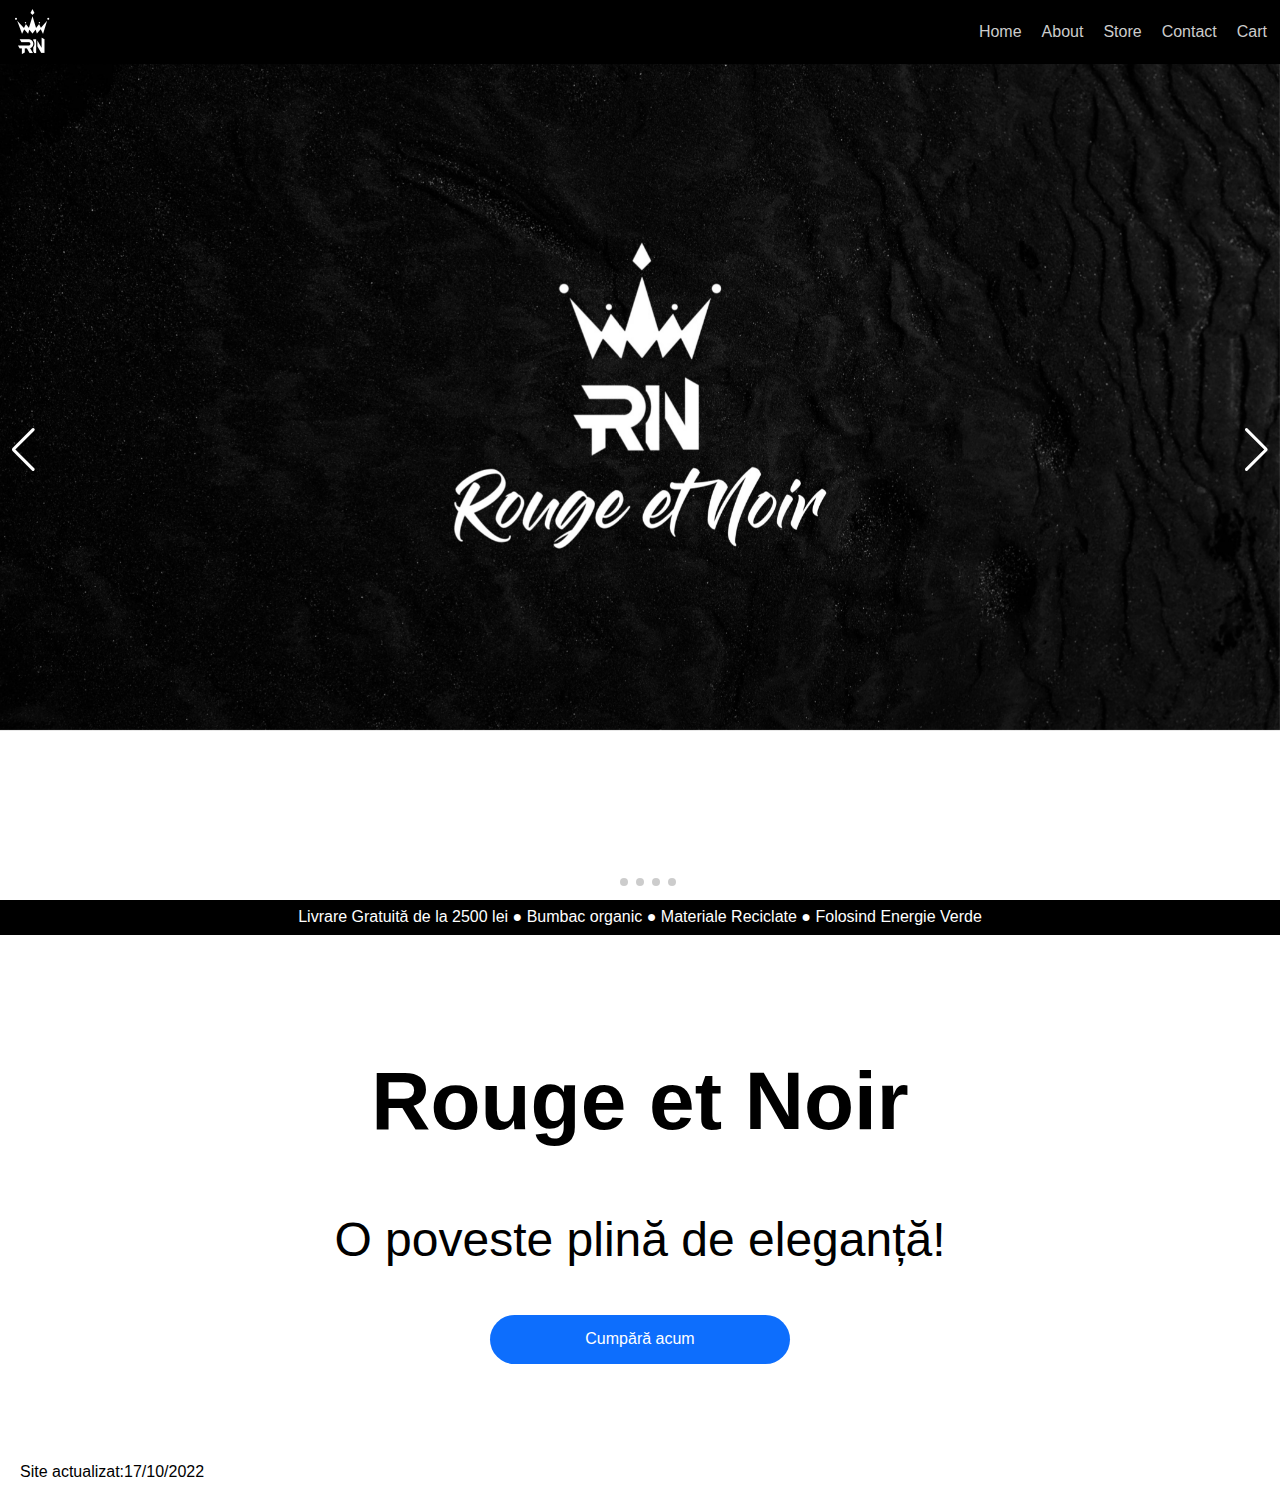
<file: index.html>
<!DOCTYPE html>
<html lang="ro">
  <head>
    <meta charset="UTF-8" />
    <meta http-equiv="X-UA-Compatible" content="IE=edge" />
    <meta name="viewport" content="width=device-width, initial-scale=1.0" />
    <title>Rouge Et Noir - O poveste plina de eleganta!</title>
    <link rel="stylesheet" href="/css/normalize.css" />
    <link rel="stylesheet" href="/css/styles-home.css" />
    <link rel="icon" type="image/x-icon" href="favicon.png" />
    <link
      rel="stylesheet"
      href="https://unpkg.com/swiper@8/swiper-bundle.min.css"
    />
  </head>
  <body>
    <nav>
      <a href="index.html"><img class="logo" src="img/logo.png" alt="" /></a>
      <ul>
        <li><a href="index.html">Home</a></li>
        <li><a href="about.html">About</a></li>
        <li><a href="store.html">Store</a></li>
        <li><a href="contact.html">Contact</a></li>
        <li><a href="checkout.html">Cart</a></li>
      </ul>
    </nav>

    <div class="container">
      <!-- Slider main container -->
      <div class="swiper">
        <!-- Additional required wrapper -->
        <div class="swiper-wrapper">
          <!-- Slides -->
          <div class="swiper-slide"><img src="img/1.jpg" alt="" /></div>
          <div class="swiper-slide"><img src="img/2.jpg" alt="" /></div>
          <div class="swiper-slide"><img src="img/3.jpg" alt="" /></div>
          <div class="swiper-slide"><img src="img/6.jpg" alt="" /></div>
          <div class="swiper-slide"><iframe width="100%" height="100%" src="https://www.youtube.com/embed/csJ_QIfwZh4" title="YouTube video player" frameborder="0" allow="accelerometer; autoplay; clipboard-write; encrypted-media; gyroscope; picture-in-picture" allowfullscreen></iframe></div>
          <!-- <div class="swiper-slide"><img src="img/4.jpg" alt="" /></div>
          <div class="swiper-slide"><img src="img/5.jpg" alt="" /></div> -->
          ...
        </div>
        <!-- If we need pagination -->
        <div class="swiper-pagination"></div>

        <!-- If we need navigation buttons -->
        <div class="swiper-button-prev"></div>
        <div class="swiper-button-next"></div>
      </div>
    </div>
    <div class="livrare">Livrare Gratuită de la 2500 lei ● Bumbac organic ● Materiale Reciclate ● Folosind Energie Verde</div>
    <div style="
        display: flex;
        flex-direction: column;
        justify-content: center;
        align-items: center;">
      <br /><br />
      <p
        style="
          font-size: 82px;
          font-family: Arial, Helvetica, sans-serif;
          font-weight: 700;
          margin-bottom: 16px;
        "
      >
        Rouge et Noir
      </p>
      <p style="font-size: 48px; font-family: Arial, Helvetica, sans-serif">
        O poveste plină de eleganță!
      </p>

      <a href="store.html"><button class="btn">Cumpără acum</button></a>
      <Br><Br><Br><Br>
    </div>
   <p class="act">Site actualizat:17/10/2022</p>
    <script src="https://unpkg.com/swiper@8/swiper-bundle.min.js"></script>
    <script>
      const swiper = new Swiper(".swiper", {
        autoplay: {
          delay: 3000,
          disableOnInteraction: false,
        },
        loop: true,

        pagination: {
          el: ".swiper-pagination",
          clickable: true,
        },

        navigation: {
          nextEl: ".swiper-button-next",
          prevEl: ".swiper-button-prev",
        },
      });
    </script>
  </body>
</html>
</file>
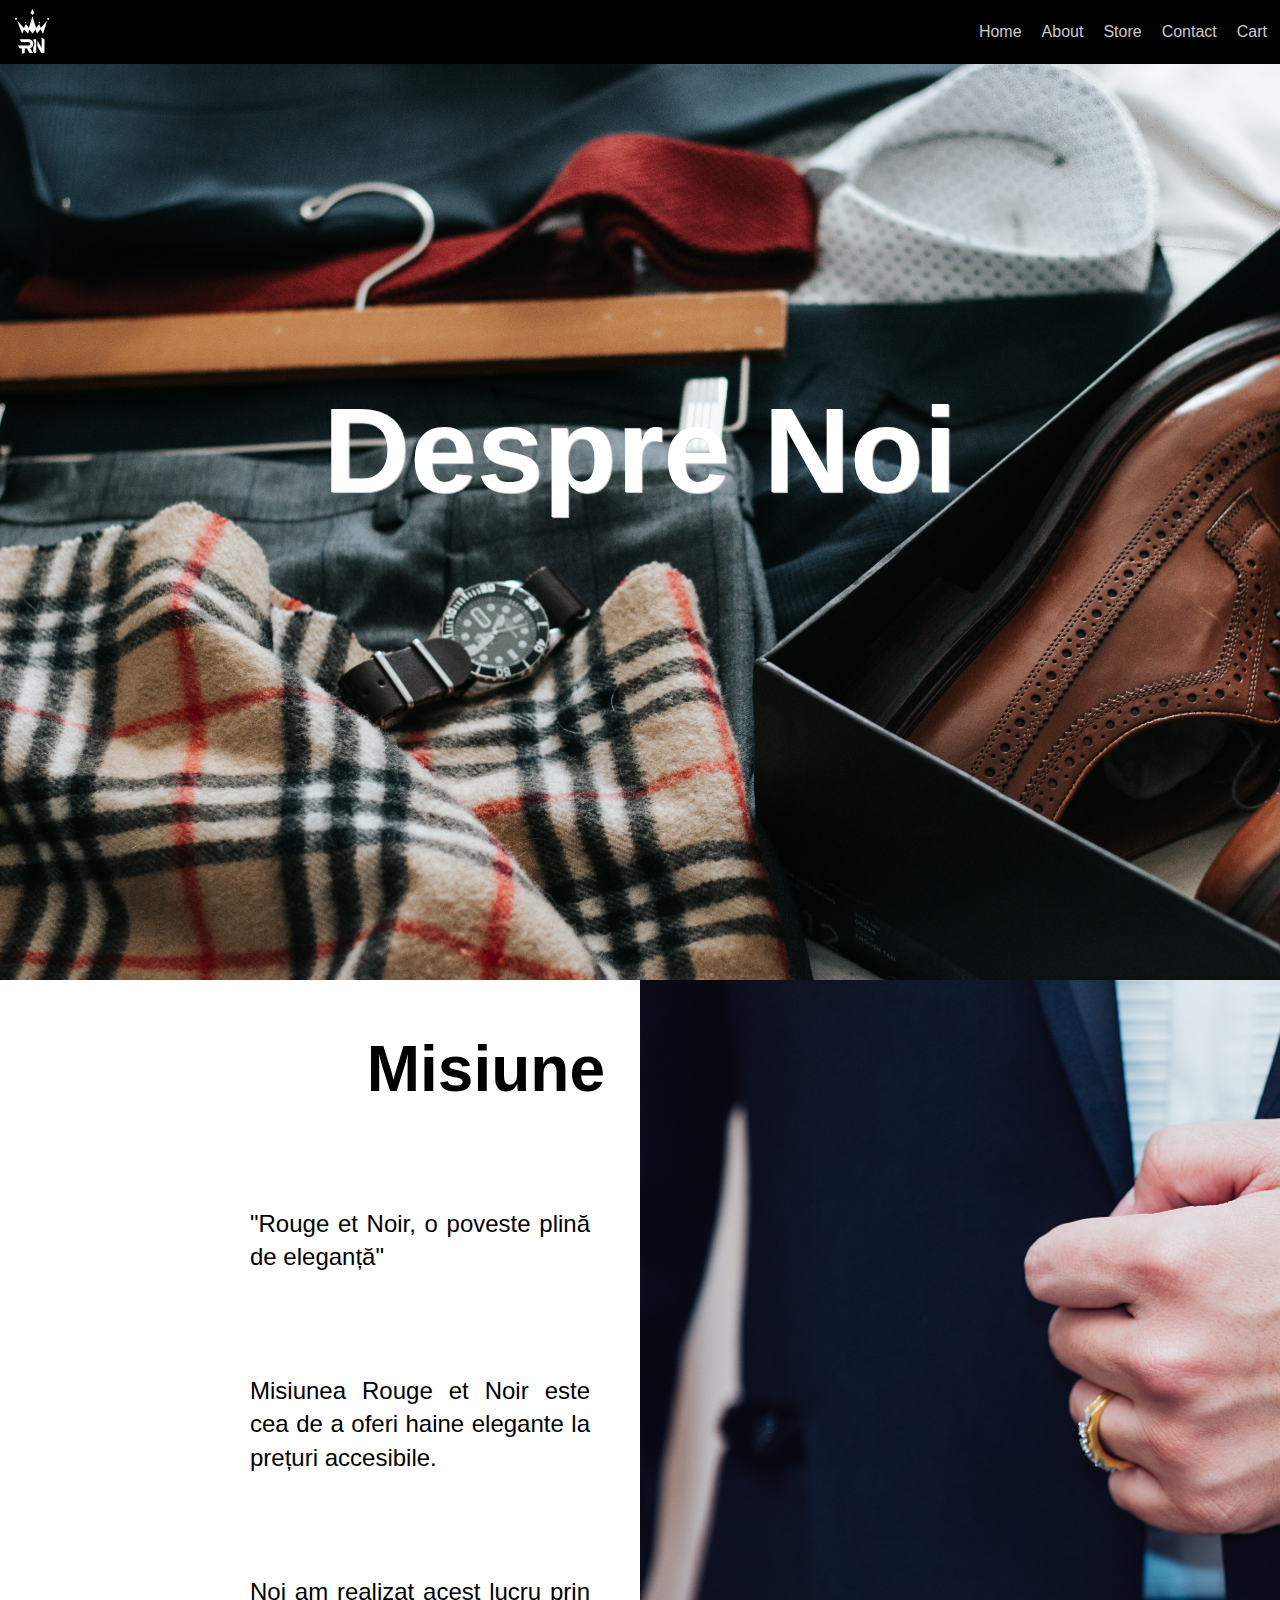
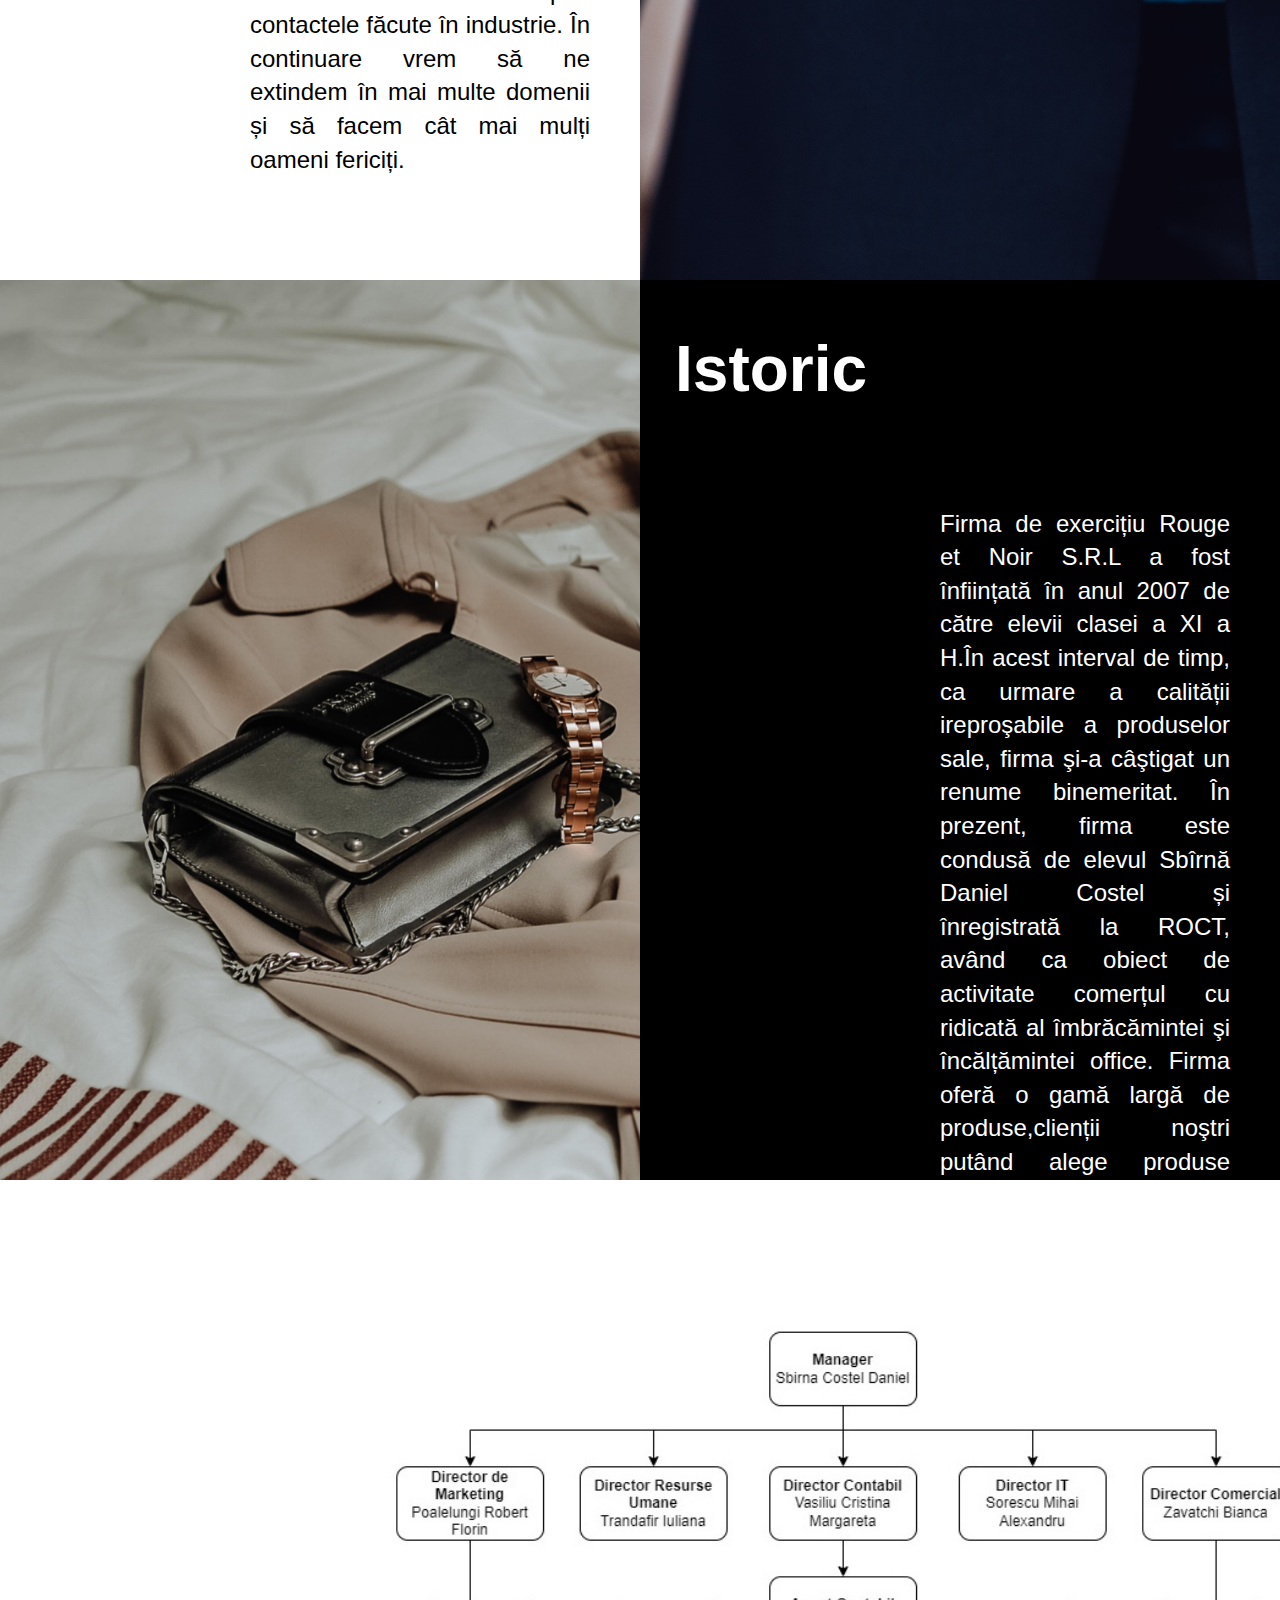
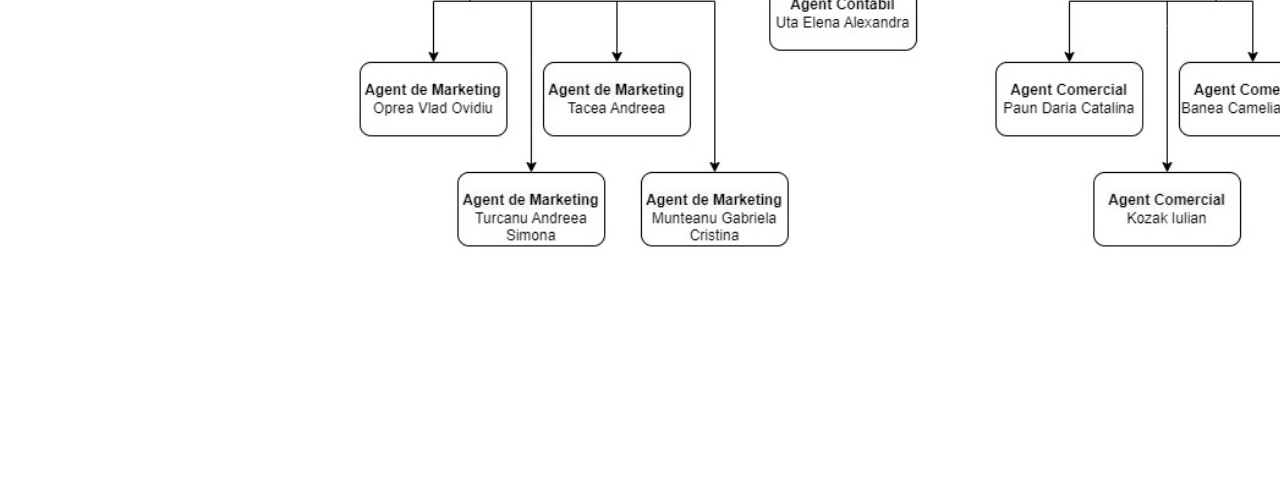
<file: about.html>
<!DOCTYPE html>
<html lang="ro">
  <head>
    <meta charset="UTF-8" />
    <meta http-equiv="X-UA-Compatible" content="IE=edge" />
    <meta name="viewport" content="width=device-width, initial-scale=1.0" />
    <title>Rouge Et Noir - Despre noi</title>
    <link rel="stylesheet" href="css/styles-about.css" />
    <link rel="stylesheet" href="css/normalize.css" />
    <link rel="icon" type="image/x-icon" href="favicon.png">
  </head>
  <body>
    <nav>
      <a href="index.html"><img class="logo" src="img/logo.png" alt="" /></a>
      <ul>
        <li><a href="index.html">Home</a></li>
        <li><a href="about.html">About</a></li>
        <li><a href="store.html">Store</a></li>
        <li><a href="contact.html">Contact</a></li>
        <li><a href="checkout.html">Cart</a></li>
      </ul>
    </nav>
   <div class="container">
     <div class="box-one"><h1>Despre Noi</h1></div>

     <div class="mision-container">
     <div class="box box-two">
    <h2 class="titlu-2">Misiune</h2>
    <p class="continut-2">"Rouge et Noir, o poveste plină de eleganță"</p>
    <p class="continut-2">Misiunea Rouge et Noir este cea de a oferi haine elegante la prețuri accesibile.</p>
    <p class="continut-2">Noi am realizat acest lucru prin contactele făcute în industrie. În continuare vrem să ne extindem în mai multe domenii și să facem cât mai mulți oameni fericiți.</p>
     </div>
     <div class="box box-three"></div>
     </div>


<div class="history-container">
       <div class="box box-four"></div>
     <div class="box box-five">
  <h2 class="istoric-titlu">Istoric</h2>
      <p class="istoric-continut">Firma de exercițiu Rouge et Noir S.R.L a fost înființată în anul 2007 de către elevii clasei a XI a H.În acest interval de timp, ca urmare a calității ireproşabile a produselor sale, firma şi-a câştigat un renume binemeritat. În prezent, firma este condusă de elevul Sbîrnă Daniel Costel și înregistrată la ROCT, având ca obiect de activitate comerțul cu ridicată al îmbrăcămintei şi încălțămintei office. Firma oferă o gamă largă de produse,clienții noştri putând alege produse dintre cele mai calitative ce au la bază ultimele tendințe ale modei.
      </p>
     </div>
</div>

     <div class="box-six"></div>
   </div>
    </p>
  </body>
</html>
</file>
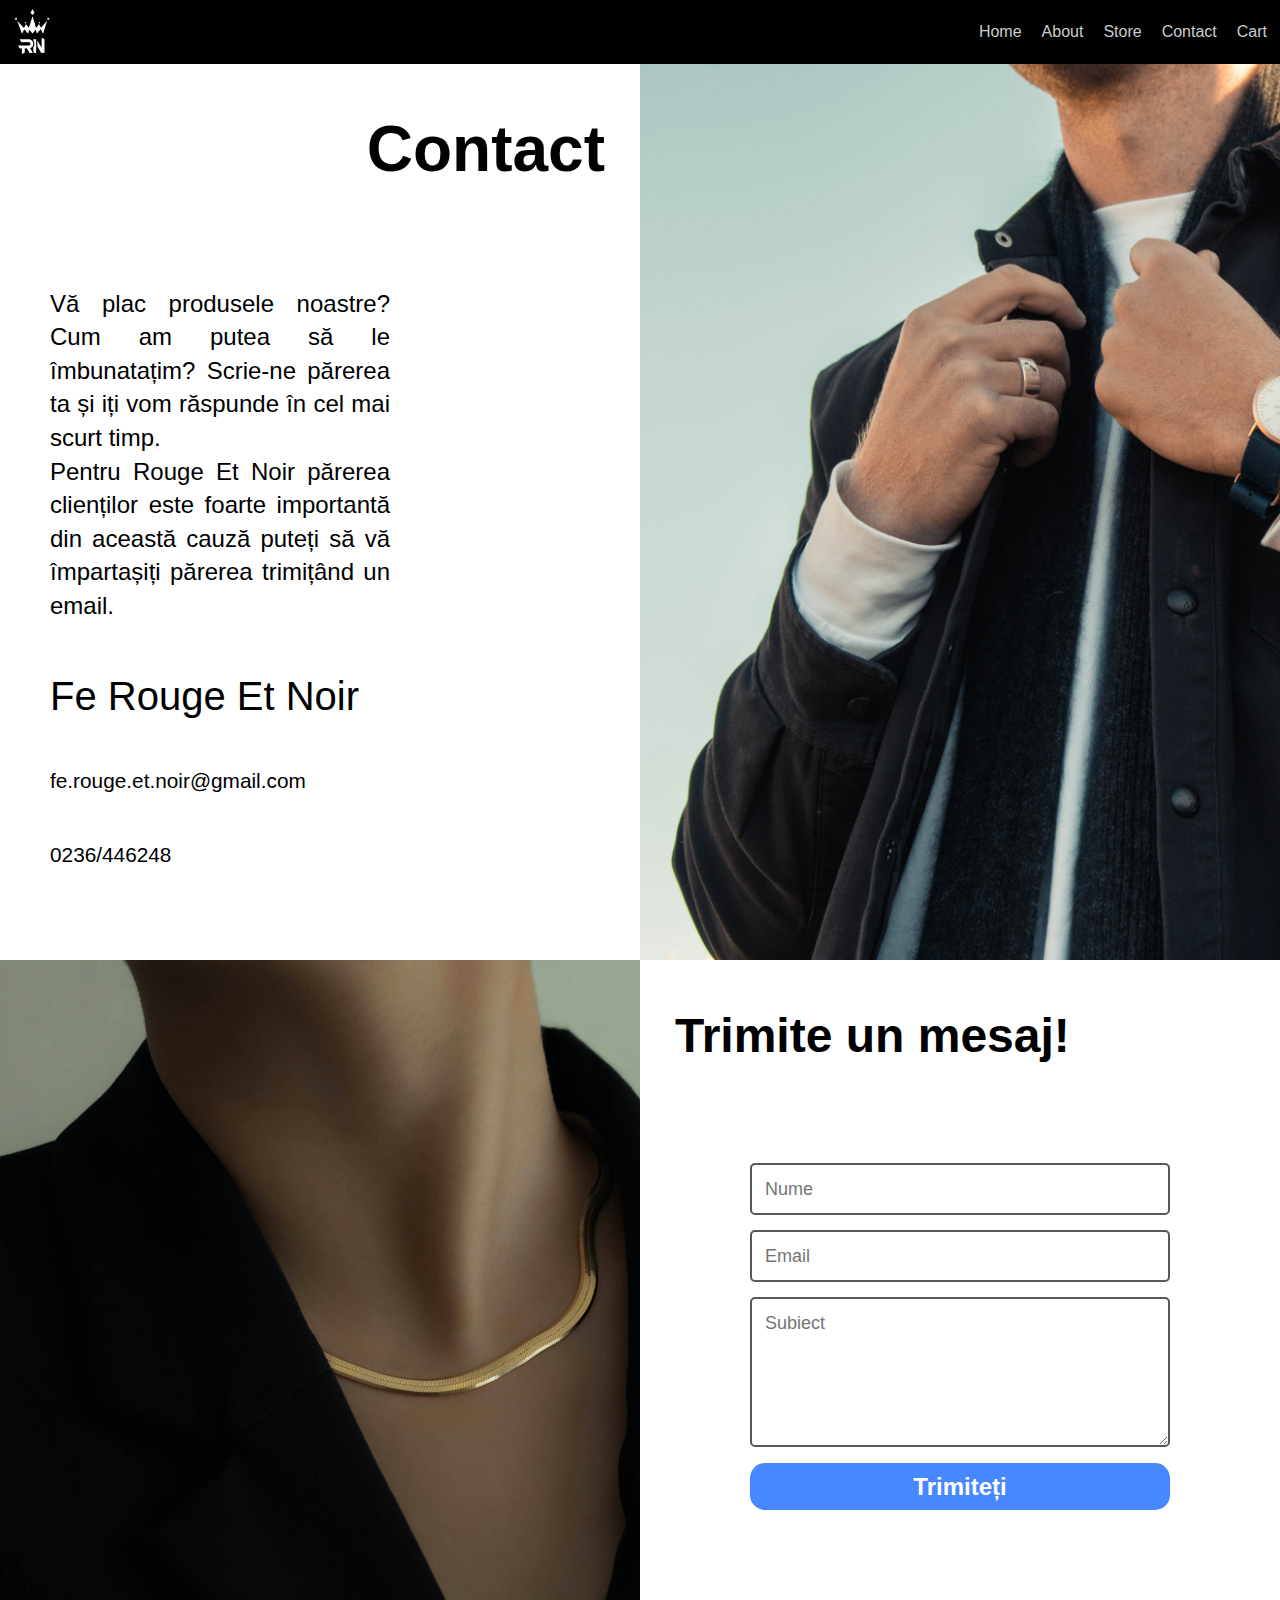
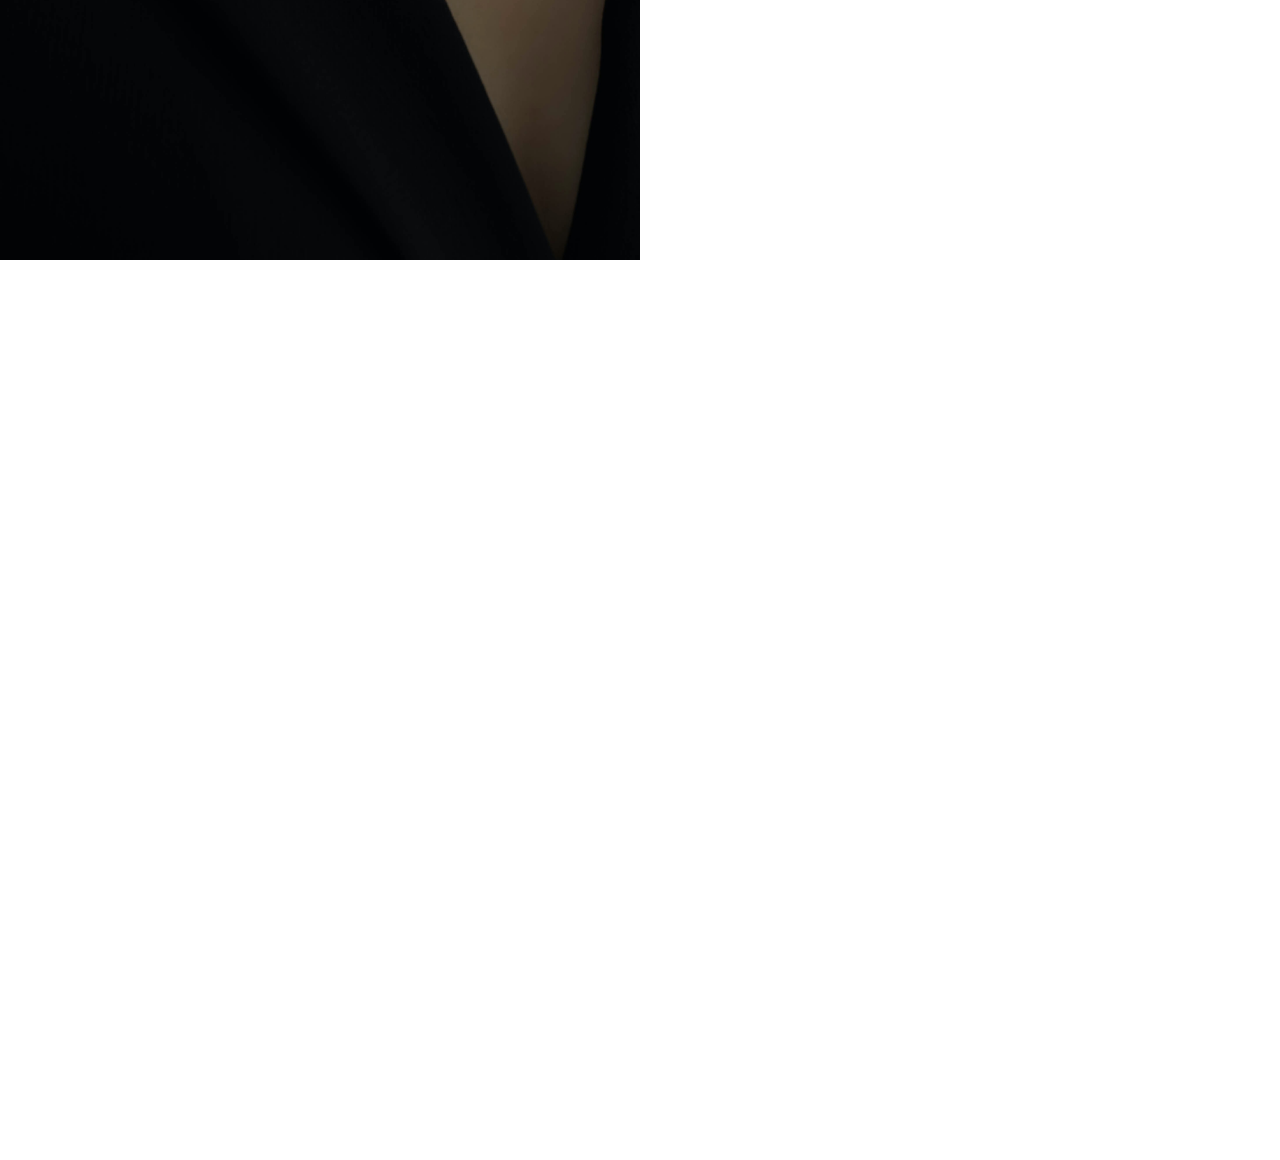
<file: contact.html>
<!DOCTYPE html>
<html lang="ro">
  <head>
    <meta charset="UTF-8" />
    <meta http-equiv="X-UA-Compatible" content="IE=edge" />
    <meta name="viewport" content="width=device-width, initial-scale=1.0" />
    <title>Rouge Et Noir - Contact</title>
    <link rel="stylesheet" href="css/styles-contact.css" />
    <link rel="stylesheet" href="css/normalize.css" />
    <link rel="icon" type="image/x-icon" href="favicon.png" />
  </head>
  <body>
    <nav>
      <a href="index.html"><img class="logo" src="img/logo.png" alt="" /></a>
      <ul>
        <li><a href="index.html">Home</a></li>
        <li><a href="about.html">About</a></li>
        <li><a href="/store.html">Store</a></li>
        <li><a href="contact.html">Contact</a></li>
        <li><a href="checkout.html">Cart</a></li>
      </ul>
    </nav>
    <div class="container">
      <div class="first-container">
    <div class="box box-one">
      <h2 class="titlu-contact">Contact</h2>
      <div class="continut">
        <p class="continut-contact continut-1">
          Vă plac produsele noastre? Cum am putea să le îmbunatațim? Scrie-ne
          părerea ta și iți vom răspunde în cel mai scurt timp.
        </p>
        <p class="continut-contact continut-2">
          Pentru Rouge Et Noir părerea clienților este foarte importantă din
          această cauză puteți să vă împartașiți părerea trimițând un email.
        </p>
      </div>
      <p class="nume">Fe Rouge Et Noir</p>
      <p class="email">fe.rouge.et.noir@gmail.com</p>
      <p class="telefon">0236/446248</p>
    </div>
    <div class="box box-two"></div>
</div>
      <div class="second-container">
        <div class="box box-three"></div>
      <div class="box box-four">
        <h3 class="t-form">Trimite un mesaj!</h3>
        <form
          class="form"
          action="https://formsubmit.co/fe.rouge.et.noire@gmail.com"
          method="POST"
        >
          <input
            name="name"
            type="text"
            class="feedback-input"
            placeholder="Nume"
            required
          />
          <input
            name="email"
            type="text"
            class="feedback-input"
            placeholder="Email"
            required
          />
          <textarea
            name="text"
            class="feedback-input"
            placeholder="Subiect"
            required
          ></textarea>
          <input type="submit" value="Trimiteți" />
        </form>
      </div>
      </div>
      <div class="box box-map">
        <div class="mapouter">
          <div class="gmap_canvas">
            <iframe
              width="100%"
              height="100%"
              id="gmap_canvas"
              src="https://maps.google.com/maps?q=galaticolegiul%20economic&t=&z=15&ie=UTF8&iwloc=&output=embed"
              frameborder="0"
              scrolling="no"
              marginheight="0"
              marginwidth="0"
            ></iframe
            ><a href="https://putlocker-is.org"></a><br /><style>
              .mapouter {
                position: relative;
                text-align: right;
                height: 100vh;
                width: 100vw;
              }</style
            ><a href="https://www.embedgooglemap.net"
              >embed google map without iframe</a
            ><style>
              .gmap_canvas {
                overflow: hidden;
                background: none !important;
                height: 100vh;
                width: 100vw;
              }
            </style>
          </div>
        </div>
      </div>
    </div>

  </body>
</html>
</file>
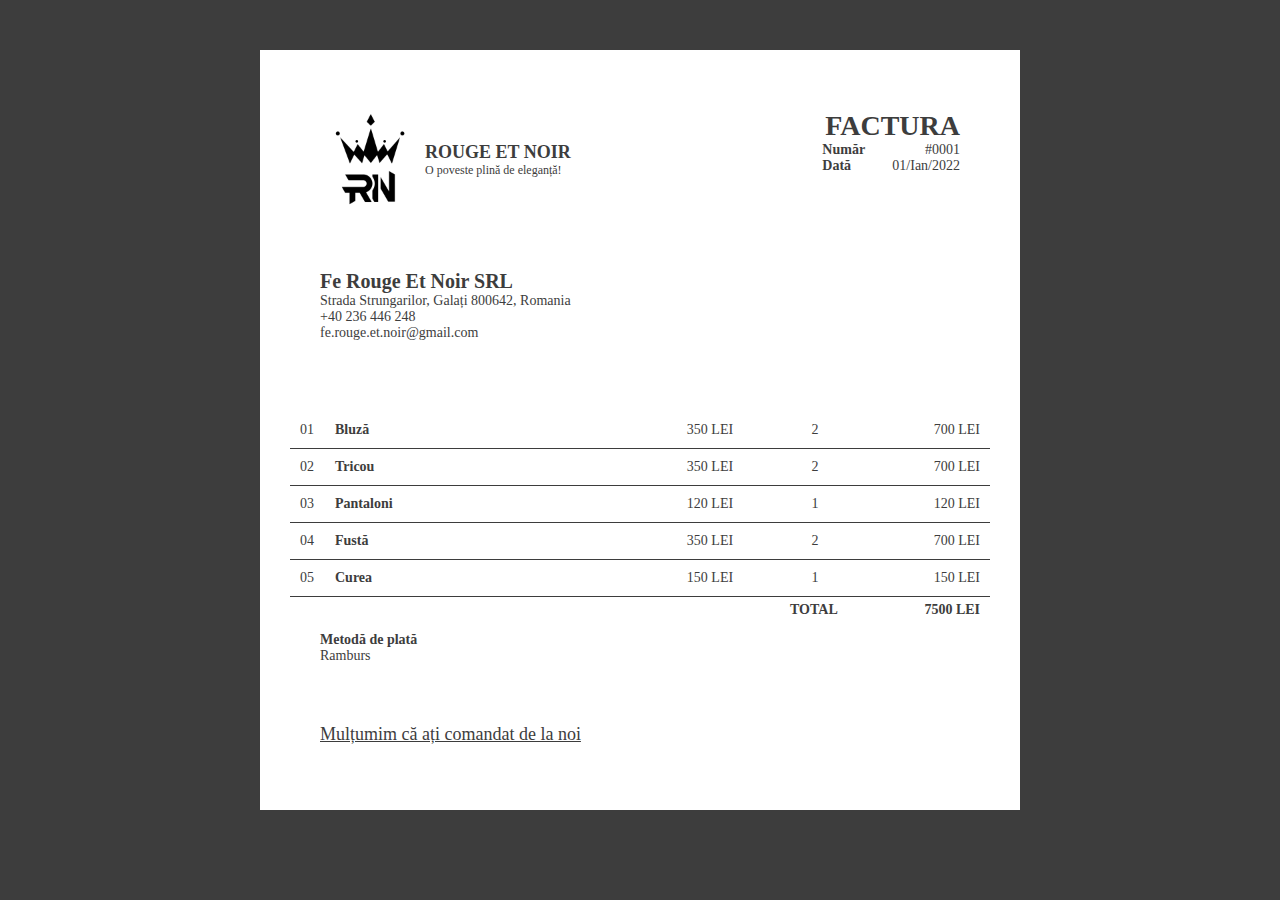
<file: factura.html>
<!DOCTYPE html>
<html>
  <head>
    <title>Factura</title>
    <link
      rel="stylesheet"
      href="css/styles-factura.css"
    />
  </head>
  <body>
    <div class="wrapper">
      <div class="invoice_wrapper">
        <div class="header">
          <div class="logo_invoice_wrap">
            <div class="logo_sec">
              <img src="favicon.png" alt="code logo" />
              <div class="title_wrap">
                <p class="title bold">Rouge Et Noir</p>
                <p class="sub_title">O poveste plină de eleganță!</p>
              </div>
            </div>
            <div class="invoice_sec">
              <p class="invoice bold">FACTURA</p>
              <p class="invoice_no">
                <span class="bold">Număr</span>
                <span>#0001</span>
              </p>
              <p class="date">
                <span class="bold">Dată</span>
                <span>01/Ian/2022</span>
              </p>
            </div>
          </div>
          <div class="bill_total_wrap">
            <div class="bill_sec">
              <p class="bold name">Fe Rouge Et Noir SRL</p>
              <span>
                Strada Strungarilor, Galați 800642, Romania<br />
                +40 236 446 248<br />
                fe.rouge.et.noir@gmail.com
              </span>
            </div>
          </div>
        </div>
        <div class="body">
          <div class="main_table">
            <div class="table_header">
              <div class="row">
                <div class="col col_no">NO.</div>
                <div class="col col_des">ITEM DESCRIPTION</div>
                <div class="col col_price">PRICE</div>
                <div class="col col_qty">QTY</div>
                <div class="col col_total">TOTAL</div>
              </div>
            </div>
            <div class="table_body">
              <div class="row">
                <div class="col col_no">
                  <p>01</p>
                </div>
                <div class="col col_des">
                  <p class="bold">Bluză</p>
                </div>
                <div class="col col_price">
                  <p>350 LEI</p>
                </div>
                <div class="col col_qty">
                  <p>2</p>
                </div>
                <div class="col col_total">
                  <p>700 LEI</p>
                </div>
              </div>
              <div class="row">
                <div class="col col_no">
                  <p>02</p>
                </div>
                <div class="col col_des">
                  <p class="bold">Tricou</p>
                </div>
                <div class="col col_price">
                  <p>350 LEI</p>
                </div>
                <div class="col col_qty">
                  <p>2</p>
                </div>
                <div class="col col_total">
                  <p>700 LEI</p>
                </div>
              </div>
              <div class="row">
                <div class="col col_no">
                  <p>03</p>
                </div>
                <div class="col col_des">
                  <p class="bold">Pantaloni</p>
                </div>
                <div class="col col_price">
                  <p>120 LEI</p>
                </div>
                <div class="col col_qty">
                  <p>1</p>
                </div>
                <div class="col col_total">
                  <p>120 LEI</p>
                </div>
              </div>
              <div class="row">
                <div class="col col_no">
                  <p>04</p>
                </div>
                <div class="col col_des">
                  <p class="bold">Fustă</p>
                </div>
                <div class="col col_price">
                  <p>350 LEI</p>
                </div>
                <div class="col col_qty">
                  <p>2</p>
                </div>
                <div class="col col_total">
                  <p>700 LEI</p>
                </div>
              </div>
              <div class="row">
                <div class="col col_no">
                  <p>05</p>
                </div>
                <div class="col col_des">
                  <p class="bold">Curea</p>
                </div>
                <div class="col col_price">
                  <p>150 LEI</p>
                </div>
                <div class="col col_qty">
                  <p>1</p>
                </div>
                <div class="col col_total">
                  <p>150 LEI</p>
                </div>
              </div>
            </div>
          </div>
          <div class="paymethod_grandtotal_wrap">
            <div class="paymethod_sec">
              <p class="bold">Metodă de plată</p>
              <p>Ramburs</p>
            </div>
            <div class="grandtotal_sec">
              <p class="bold">
                <span>TOTAL</span>
                <span>7500 LEI</span>
              </p>
              <p class="bold">
                <span>Total</span>
                <span>7500 LEI</span>
              </p>
            </div>
          </div>
        </div>
        <div class="footer">
          <p>Mulțumim că ați comandat de la noi</p>
          <div class="terms">
          
            </p>
          </div>
        </div>
      </div>
    </div>
  </body>
</html>
</file>
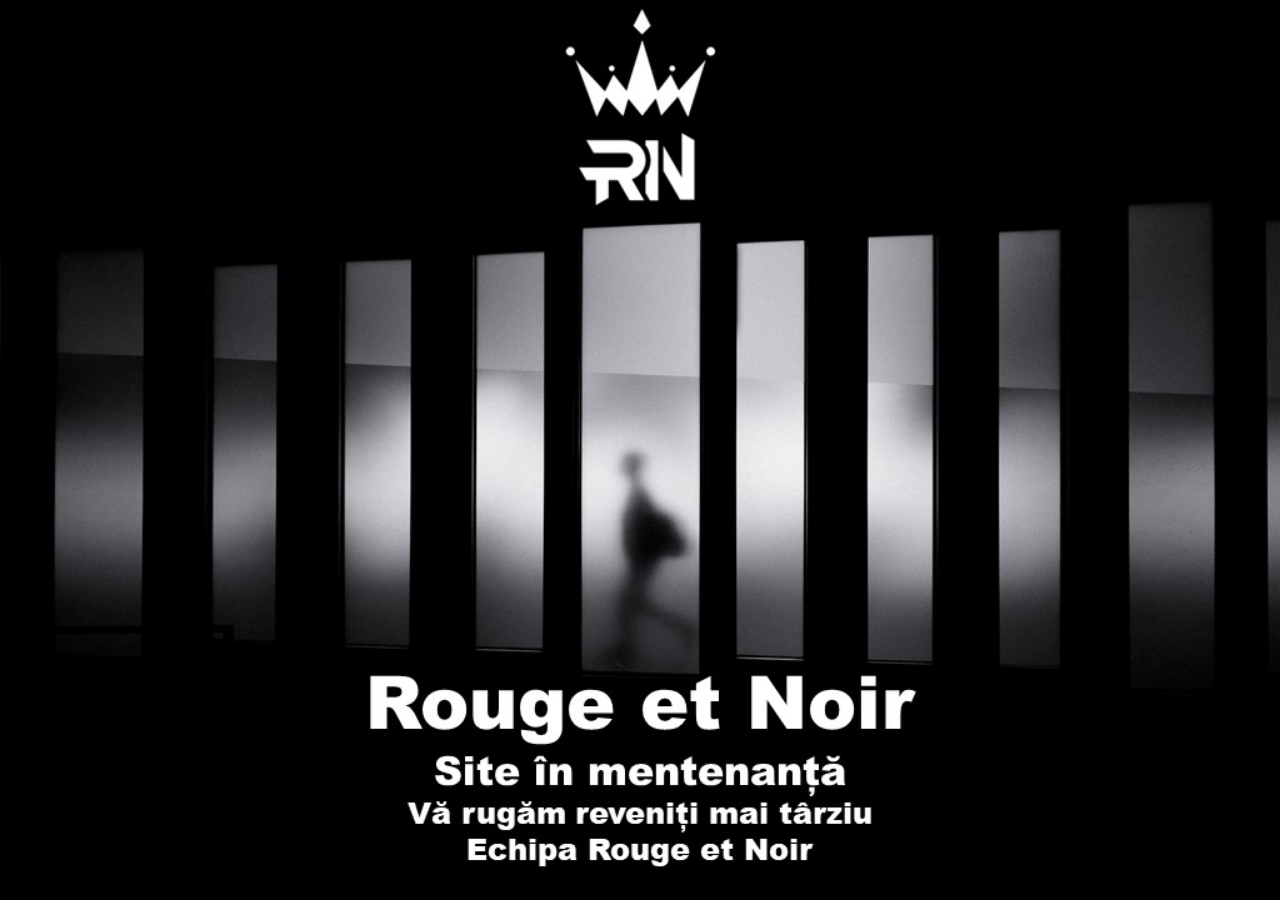
<file: mentenanta.html>
<!DOCTYPE html>
<html lang="en">
<head>
    <meta charset="UTF-8">
    <meta http-equiv="X-UA-Compatible" content="IE=edge">
    <meta name="viewport" content="width=device-width, initial-scale=1.0">
    <link rel="stylesheet" href="css/normalize.css" />
    <link rel="stylesheet" href="css/styles-mentenanta.css">
    <title>Mentenata</title>
</head>
<body class="bg">

</body>
</html>
</file>
<file: css/styles-home.css>
html {
  font-size: 62.5%;
}

body {
  animation: fadeIn 0.25s;
  font-size: 1.6rem;
  font-family: -apple-system, BlinkMacSystemFont, "Segoe UI", Roboto, Oxygen,
    Ubuntu, Cantarell, "Open Sans", "Helvetica Neue", sans-serif;
}

@keyframes fadeIn {
  0% {
    opacity: 0;
  }
  100% {
    opacity: 1;
  }
}

/* NAVIGARE */

nav {
  overflow: hidden;
  background: #000;
  padding: 0.7rem;
  display: flex;
  flex-direction: column;
  text-align: center;
  overflow: hidden;
  position: fixed;
  width: 100%;
  z-index: +2;
}
.logo {
  width: 90px;
  margin: 0;
  justify-content: center;
  text-align: center;
  margin-bottom: -10px;
}
nav ul {
  display: flex;
  flex-direction: column;
  list-style: none;
  padding-left: 0;
  text-align: center;
  margin-right: 1rem;
}

nav li {
  margin: 0.5rem 0;
}

nav a {
  color: #ccc;
  text-decoration: none;
}

nav a:hover {
  color: #fff;
}

@media screen and (min-width: 768px) {
  nav ul {
    flex-direction: row;
    justify-content: flex-end;
  }
  nav li {
    margin: 0 1rem;
  }
  .logo {
    position: absolute;
    display: block;
    width: 50px;
  }
}

/* imagini */

.container {
  width: 100%;
  height: 100vh;
  background: transparent;
  display: flex;
  align-items: center;
  justify-items: center;
 
}

.swiper {
  display: block;
  width: 100%;
  height: 100vh;
}

.swiper-slide img {
  width: 100%;
  margin-top: 6rem;
}

.swiper .swiper-button-prev,
.swiper .swiper-button-next {
  color: #fff;
}

.swiper .swiper-pagination-bullet-active {
  background: #fff;
}

.livrare {
  width: 100%;
  height: 35px;
  background: #000;
  color: white;
  text-align: center;
  display: flex;
  align-items: center;
  justify-content: center;
}

.btn {
  border-radius: 5px;
  box-sizing: border-box;
  padding: 1.5rem;
  width: 300px;
}

.btn {
  background: #0d6efd;
  border: 0;
  border-radius: 30px;
  color: #fff;
  cursor: pointer;
  outline: 0;
  margin-bottom: 1rem;
}

.btn:hover {
  background: #0759d3;
}
.act{
    margin-left: 20px;
}
</file>
<file: css/styles-about.css>
html {
  font-size: 62.5%;
}
body {
  animation: fadeIn 0.25s;
  font-family: -apple-system, BlinkMacSystemFont, "Segoe UI", Roboto, Oxygen,
    Ubuntu, Cantarell, "Open Sans", "Helvetica Neue", sans-serif;
  font-size: 1.6rem;
}

@keyframes fadeIn {
  0% {
    opacity: 0;
  }
  100% {
    opacity: 1;
  }
}

/* NAVIGARE */

nav {
  background: #000;
  padding: 0.7rem;
  display: flex;
  flex-direction: column;
  text-align: center;
  overflow: hidden;
  position: fixed;
  width: 100%;
}
.logo {
  width: 90px;
  margin: 0;
  justify-content: center;
  text-align: center;
  margin-bottom: -10px;
}
nav ul {
  display: flex;
  flex-direction: column;
  list-style: none;
  padding-left: 0;
  text-align: center;
  margin-right: 1rem;
}

nav li {
  margin: 0.5rem 0;
}

nav a {
  color: #ccc;
  text-decoration: none;
}

nav a:hover {
  color: #fff;
}

@media screen and (min-width: 768px) {
  nav ul {
    flex-direction: row;
    justify-content: flex-end;
  }
  nav li {
    margin: 0 1rem;
  }
  .logo {
    position: absolute;
    display: block;
    width: 50px;
  }
}

/*ABOUT*/

.container {
  display: flex;
  flex-direction: column;
}

.box{
  height: 100vh;
  width: 50%;
}

.box-one {
  display: flex;
  color: white;
  justify-content: center;
  align-items: center;
  font-size: 6rem;
  background-image: url(/img/about.jpg);
  background-size: cover;
  padding-bottom: 8rem;
  text-shadow: 1px 1px 1px lightgray;
  height: 100vh;
}

.mision-container, .history-container{
  display: flex;
  flex-direction: row;
}

.box-two {
  background: white;
}
.box-five {
  background: black;
}

.box-six {
  background: grey;
  height: 100vh;
}

.box-three {
  background-image: url(/img/box-3.jpg);
  background-size: cover;
}

.box-four {
  background-image: url(/img/box-4.jpg);
  background-size: cover;
}
.box-six {
  background-image: url(/img/organigrama.jpg);
  background-size: cover;
}

.istoric-titlu {
  display: flex;
  justify-content: flex-start;
  font-size: 4em;
  margin-left: 3.5rem;
  color: white;
}

.istoric-continut {
  font-size: 1.8em;
  margin: 5rem;
  margin-top: 10rem;
  line-height: 1.4;
  color: white;
  margin-left: 30rem;
    text-align: justify;
}

.titlu-2 {
  display: flex;
  justify-content: flex-end;
  font-size: 4em;
  margin-right: 3.5rem;
  color: black;
}
.continut-2 {
  font-size: 1.8em;
  margin: 5rem;
  margin-top: 10rem;
  line-height: 1.4;
  color: black;
  margin-left: 25rem;
    text-align: justify;
}

@media screen and (max-width:1854px) {

  .continut-2{
font-size: 1.5em;
  }
  .istoric-continut{
    font-size: 1.5em;
  }
}
</file>
<file: css/styles-contact.css>
html {
  font-size: 62.5%;
  max-width: 100%;
  overflow-x: hidden;
}
body {
  animation: fadeIn 0.25s;
  font-size: 1.6rem;
  font-family: -apple-system, BlinkMacSystemFont, "Segoe UI", Roboto, Oxygen,
    Ubuntu, Cantarell, "Open Sans", "Helvetica Neue", sans-serif;
  background: white;
}

@keyframes fadeIn {
  0% {
    opacity: 0;
  }
  100% {
    opacity: 1;
  }
}

/* NAVIGARE */

nav {
  background: #000;
  padding: 0.7rem;
  display: flex;
  flex-direction: column;
  text-align: center;
  overflow: hidden;
  position: fixed;
  width: 100%;
}
.logo {
  width: 90px;
  margin: 0;
  justify-content: center;
  text-align: center;
  margin-bottom: -10px;
}
nav ul {
  display: flex;
  flex-direction: column;
  list-style: none;
  padding-left: 0;
  text-align: center;
  margin-right: 1rem;
}

nav li {
  margin: 0.5rem 0;
}

nav a {
  color: #ccc;
  text-decoration: none;
}

nav a:hover {
  color: #fff;
}

@media screen and (min-width: 768px) {
  nav ul {
    flex-direction: row;
    justify-content: flex-end;
  }
  nav li {
    margin: 0 1rem;
  }
  .logo {
    position: absolute;
    display: block;
    width: 50px;
  }
}

/*Contact*/

.container {
  display: flex;
  flex-direction: column;
  width: 100vw;

}


.first-container{
  display: flex;
  flex-direction: row;
  width: 100%;
  height: 100vh;
  margin-top: 6rem;
}

.second-container{
  display: flex;
  flex-direction: row;
  width: 100%;
  height: 100vh;
}
.box {
height: 100%;
width: 50%;
}
.box-two {
  background-image: url(/img/contact.jpg);
  background-size: cover;
}

.box-three {
  background: url(/img/contact-2.jpg);
  background-size: cover;
}

@media screen and (min-width: 768px) {
  .titlu-contact {
    display: flex;
    justify-content: flex-end;
    font-size: 4em;
    margin-right: 3.5rem;
    color: black;
  }

  .continut-contact {
    font-size: 2em;
    margin: 5rem;
    margin-top: 10rem;
    line-height: 1.4;
    color: black;
    margin-right: 25rem;
    text-align: justify;
  }

  .continut-2 {
    margin-top: -5rem;
  }

  .nume {
    margin: 5rem;
    font-size: 3em;
  }

  .email,
  .telefon {
    font-size: 1.8em;
    margin: 5rem;
  }
}

@media screen and (max-width: 1854px) {
  .continut-contact {
    font-size: 1.5em;
  }

  .nume {
    font-size: 4rem;
  }
  .email,
  .telefon {
    font-size: 1.3em;
  }
}
@media screen and (max-width: 768px) {
.first-container{
  flex-direction: column;
}
  .second-container{
    flex-direction: column;
  }

  .box {
    height: 100vh;
    width: 100vw;
    }
  /*TEXT*/

  .titlu-contact {
    display: flex;
    justify-content: flex-end;
    font-size: 3em;
    margin-right: 3.5rem;
    color: black;
  }
  .continut-contact {
    font-size: 1.2em;
    line-height: 1.4;
    color: black;
  }
  .continut {
    margin-top: 7rem;
    display: flex;
    flex-direction: row;
  }
  .continut-1 {
    height: 5px;
    margin-top: 0;
    margin-left: 1rem;
    margin-right: 1rem;
  }
  .continut-2 {
    margin-top: 0;
  }
  .nume {
    margin: 5rem;
    font-size: 2em;
    font-weight: bold;
  }
  .email,
  .telefon {
    font-size: 1.3em;
    margin: 5rem;
  }
}

/*email*/

.box-four {
  background: rgb(255, 255, 255);
}
.t-form{
  display: flex;
    justify-content: flex-start;
    font-size: 3em;
    margin-left: 3.5rem;
  color: rgb(0, 0, 0);
}
form {
  max-width: 420px;
  margin: 50px auto;
}
.form{
  margin-top: 10rem;
}
.feedback-input {
  color: rgb(0, 0, 0);
  font-weight: 500;
  font-size: 18px;
  border-radius: 5px;
  line-height: 22px;
  background-color: transparent;
  border: 2px solid #585858;
  transition: all 0.3s;
  padding: 13px;
  margin-bottom: 15px;
  width: 100%;
  box-sizing: border-box;
  outline: 0;
}

.feedback-input:focus {
  border: 2px solid #919191;
}

textarea {
  height: 150px;
  line-height: 150%;
  resize: vertical;
}

[type="submit"] {
  width: 100%;
  background: #4787ff;
  border-radius: 15px;
  border: 0;
  cursor: pointer;
  color: white;
  font-size: 24px;
  padding-top: 10px;
  padding-bottom: 10px;
  transition: all 0.3s;
  margin-top: -4px;
  font-weight: 700;
}
[type="submit"]:hover {
  background: #3463ff;
}
</file>
<file: css/styles-factura.css>
@import url('https://fonts.googleapis.com/css2?family=Lato:wght@100;400;900&display=swap');

:root {
  --secondary: #3d3d3d; 
  --white: #fff;
}

*{
	margin: 0;
	padding: 0;
	box-sizing: border-box;
}

body{
	background: var(--secondary);
	padding: 50px;
	color: var(--secondary);
	display: flex;
	align-items: center;
	justify-content: center;
	font-size: 14px;
}
img{
    width: 100px;
}
.bold{
	font-weight: 900;
}

.light{
	font-weight: 100;
}

.wrapper{
	background: var(--white);
	padding: 30px;
}

.invoice_wrapper{
	border: 3px solid var(--primary);
	width: 700px;
	max-width: 100%;
}

.invoice_wrapper .header .logo_invoice_wrap,
.invoice_wrapper .header .bill_total_wrap{
	display: flex;
	justify-content: space-between;
	padding: 30px;
}

.invoice_wrapper .header .logo_sec{
	display: flex;
	align-items: center;
}

.invoice_wrapper .header .logo_sec .title_wrap{
	margin-left: 5px;
}

.invoice_wrapper .header .logo_sec .title_wrap .title{
	text-transform: uppercase;
	font-size: 18px;
	color: var(--primary);
}

.invoice_wrapper .header .logo_sec .title_wrap .sub_title{
	font-size: 12px;
}

.invoice_wrapper .header .invoice_sec,
.invoice_wrapper .header .bill_total_wrap .total_wrap{
	text-align: right;
}

.invoice_wrapper .header .invoice_sec .invoice{
	font-size: 28px;
	color: var(--primary);
}

.invoice_wrapper .header .invoice_sec .invoice_no,
.invoice_wrapper .header .invoice_sec .date{
	display: flex;
	width: 100%;
}

.invoice_wrapper .header .invoice_sec .invoice_no span:first-child,
.invoice_wrapper .header .invoice_sec .date span:first-child{
	width: 70px;
	text-align: left;
}

.invoice_wrapper .header .invoice_sec .invoice_no span:last-child,
.invoice_wrapper .header .invoice_sec .date span:last-child{
	width: calc(100% - 70px);
}

.invoice_wrapper .header .bill_total_wrap .total_wrap .price,
.invoice_wrapper .header .bill_total_wrap .bill_sec .name{
	color: var(--primary);
	font-size: 20px;
}

.invoice_wrapper .body .main_table .table_header{
	background: var(--primary);
}

.invoice_wrapper .body .main_table .table_header .row{
	color: var(--white);
	font-size: 18px;
	border-bottom: 0px;	
}

.invoice_wrapper .body .main_table .row{
	display: flex;
	border-bottom: 1px solid var(--secondary);
}

.invoice_wrapper .body .main_table .row .col{
	padding: 10px;
}
.invoice_wrapper .body .main_table .row .col_no{width: 5%;}
.invoice_wrapper .body .main_table .row .col_des{width: 45%;}
.invoice_wrapper .body .main_table .row .col_price{width: 20%; text-align: center;}
.invoice_wrapper .body .main_table .row .col_qty{width: 10%; text-align: center;}
.invoice_wrapper .body .main_table .row .col_total{width: 20%; text-align: right;}

.invoice_wrapper .body .paymethod_grandtotal_wrap{
	display: flex;
	justify-content: space-between;
	padding: 5px 0 30px;
	align-items: flex-end;
}

.invoice_wrapper .body .paymethod_grandtotal_wrap .paymethod_sec{
	padding-left: 30px;
}

.invoice_wrapper .body .paymethod_grandtotal_wrap .grandtotal_sec{
	width: 30%;
}

.invoice_wrapper .body .paymethod_grandtotal_wrap .grandtotal_sec p{
	display: flex;
	width: 100%;
	padding-bottom: 5px;
}

.invoice_wrapper .body .paymethod_grandtotal_wrap .grandtotal_sec p span{
	padding: 0 10px;
}

.invoice_wrapper .body .paymethod_grandtotal_wrap .grandtotal_sec p span:first-child{
	width: 60%;
}

.invoice_wrapper .body .paymethod_grandtotal_wrap .grandtotal_sec p span:last-child{
	width: 40%;
	text-align: right;
}

.invoice_wrapper .body .paymethod_grandtotal_wrap .grandtotal_sec p:last-child span{
	background: var(--primary);
	padding: 10px;
	color: #fff;
}

.invoice_wrapper .footer{
	padding: 30px;
}

.invoice_wrapper .footer > p{
	color: var(--primary);
	text-decoration: underline;
	font-size: 18px;
	padding-bottom: 5px;
}

.invoice_wrapper .footer .terms .tc{
	font-size: 16px;
}
</file>
<file: css/styles-mentenanta.css>
body, html {
    height: 100%;
  }
  
  .bg {
    /* The image used */
    background-image: url("/img/mentenanta.jpg");
  
    /* Full height */
    height: 100%;
  
    /* Center and scale the image nicely */
    background-position: center;
    background-repeat: no-repeat;
    background-size: cover;
  }

  @media screen and (min-width: 1340px) {
    .bg{
    /* Full height */
    height: 50%;
    
    /* Center and scale the image nicely */
    background-position: center;
    background-repeat: round;
    background-size: contain;
    }
}
</file>
